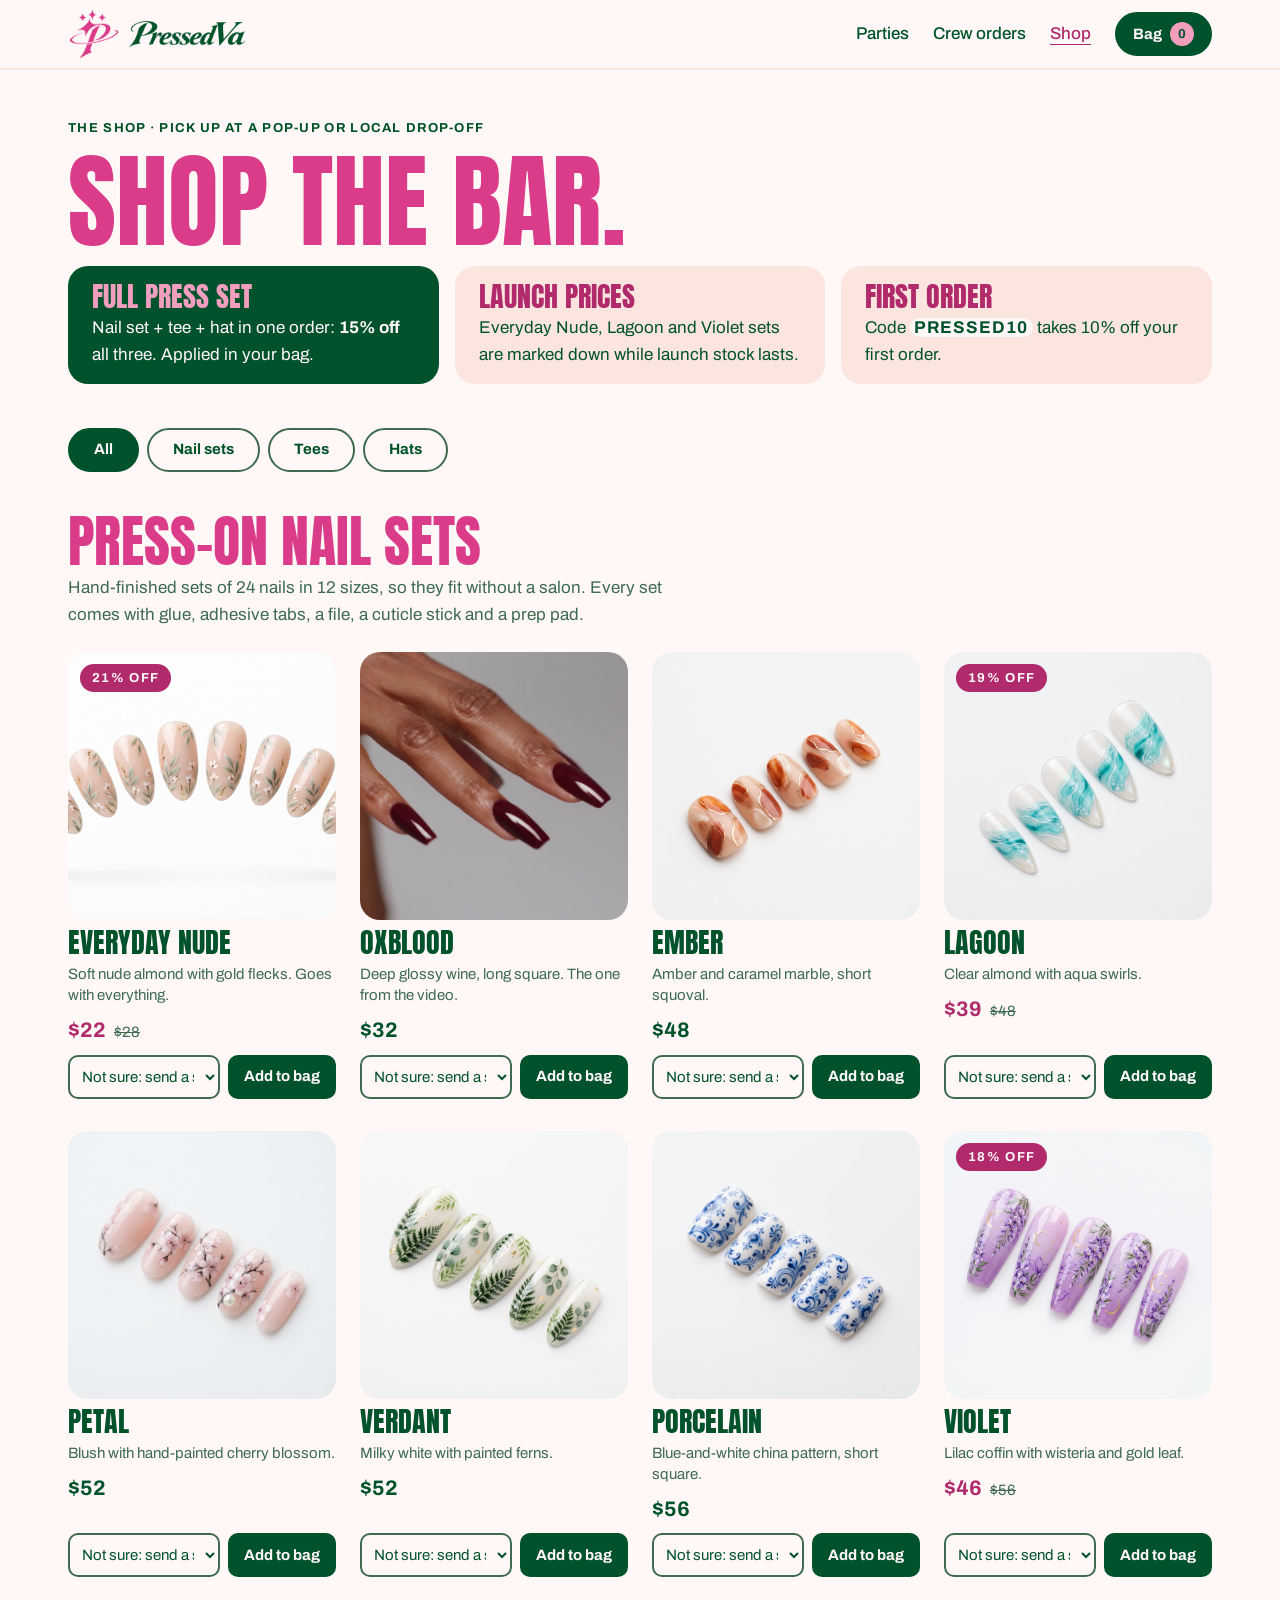
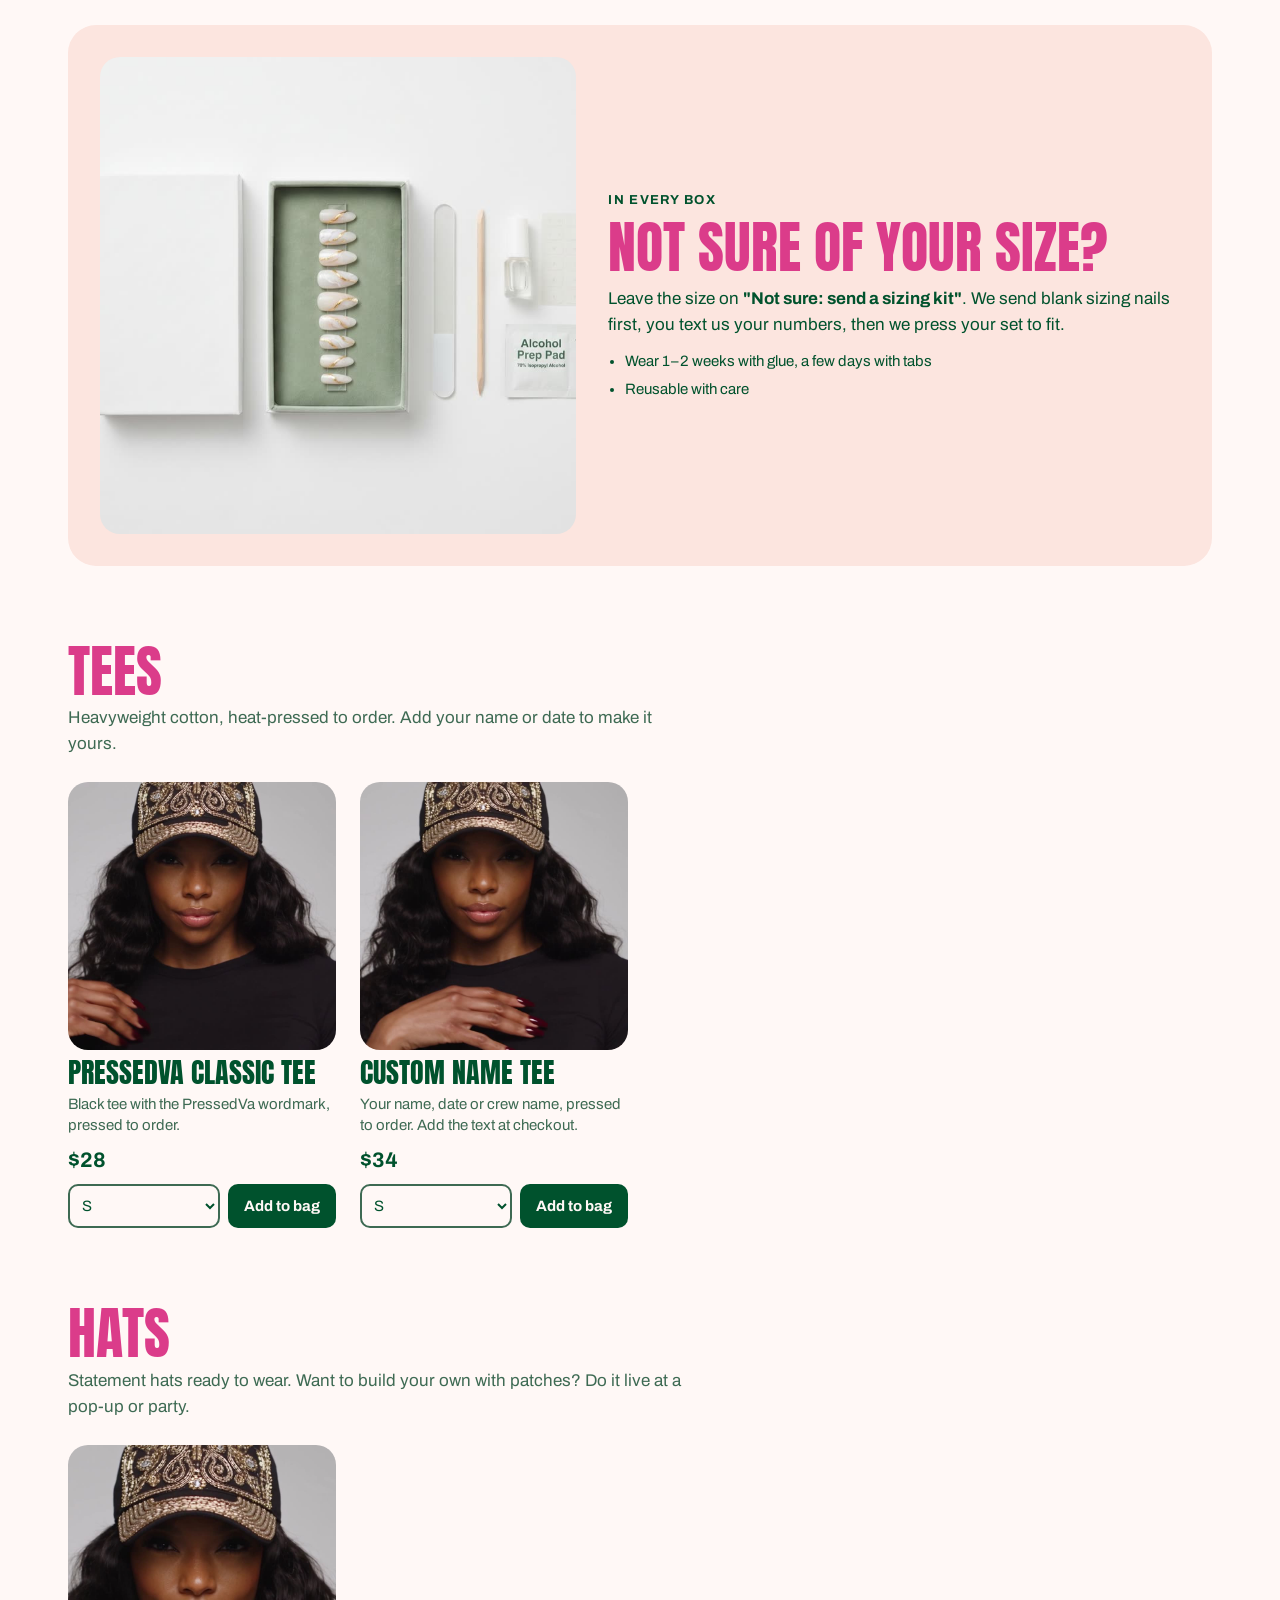
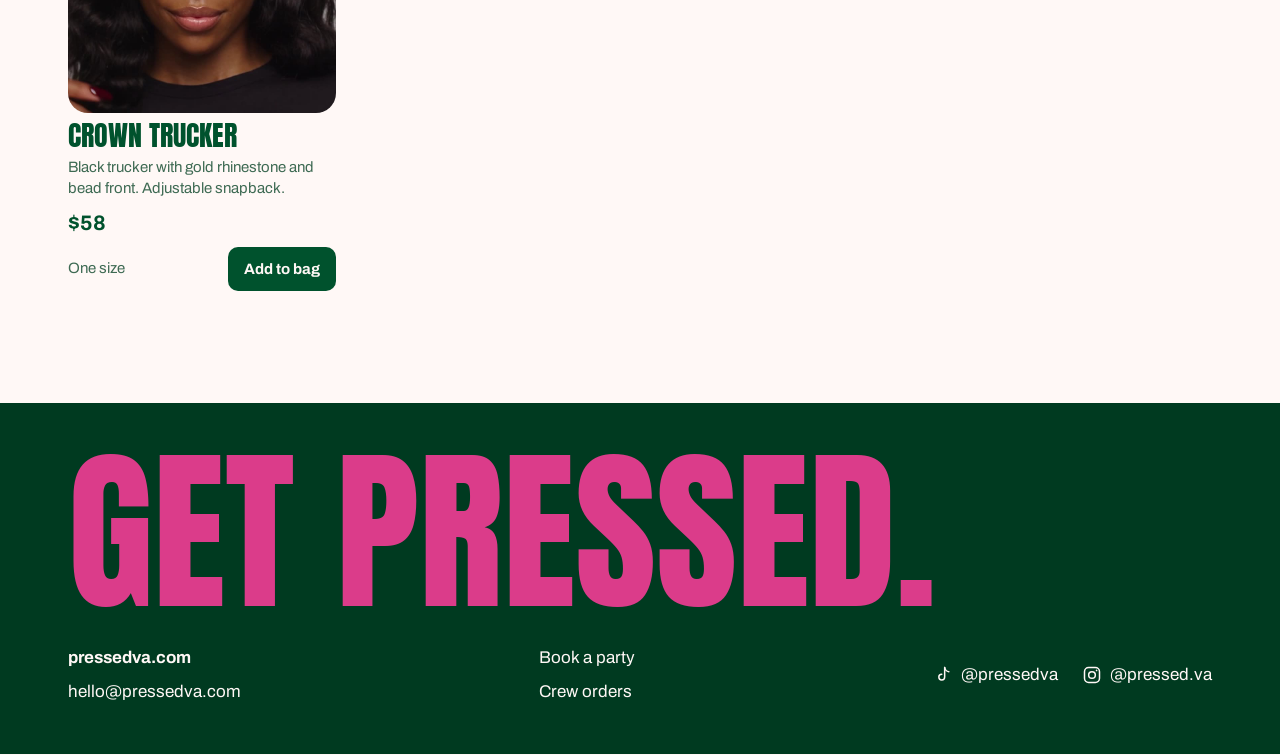
<file: shop.html>
<!doctype html>
<html lang="en">
<head>
<meta charset="utf-8">
<meta name="viewport" content="width=device-width, initial-scale=1, viewport-fit=cover">
<title>Shop — PressedVa</title>
<meta name="description" content="Press-on nail sets, custom tees and hats from PressedVa in Stafford and Fredericksburg, VA. Pick up at a pop-up or get local drop-off.">
<link rel="preconnect" href="https://fonts.googleapis.com">
<link rel="preconnect" href="https://fonts.gstatic.com" crossorigin>
<link rel="stylesheet" href="https://fonts.googleapis.com/css2?family=Anton&family=Archivo:wght@400;500;700&display=swap">
<link rel="stylesheet" href="design/tokens.css">
<link rel="icon" type="image/png" sizes="32x32" href="media/favicon-32.png">
<link rel="apple-touch-icon" href="media/apple-touch-icon.png">
<style>
*,*::before,*::after{box-sizing:border-box}
[hidden]{display:none!important}
html{-webkit-text-size-adjust:100%}
body{margin:0;background:var(--bg-base);color:var(--text-primary);font-family:var(--font-body);font-size:var(--text-base);line-height:var(--leading-body);overflow-x:hidden}
img{display:block;max-width:100%;height:auto}
a{color:inherit}
h1,h2,h3,p{margin:0}
.wrap{width:100%;max-width:var(--page-max);margin-inline:auto;padding-inline:var(--gutter)}
.eyebrow{font-size:var(--text-xs);font-weight:var(--weight-bold);letter-spacing:var(--tracking-caps);text-transform:uppercase}
.display{font-family:var(--font-display);font-weight:var(--weight-regular);text-transform:uppercase;line-height:var(--leading-display);text-wrap:balance}
.muted{color:var(--text-secondary)}
.small{font-size:var(--text-sm)}
.sr{position:absolute;width:1px;height:1px;overflow:hidden;clip:rect(0 0 0 0);white-space:nowrap}

.btn{display:inline-flex;align-items:center;justify-content:center;gap:var(--space-2);min-height:var(--touch-min);padding:var(--space-3) var(--space-6);border-radius:var(--radius-sm);border:var(--border-width) solid var(--action);background:var(--action);color:var(--action-text);font:var(--weight-bold) var(--text-base)/1 var(--font-body);text-decoration:none;cursor:pointer;transition:transform var(--duration-fast) var(--ease-out)}
.btn:hover{transform:translateY(-2px)}
.btn:active{transform:translateY(1px) scale(.98)}
.btn.pink{background:var(--berry);border-color:var(--berry);color:var(--chalk)}
.btn.ghost{background:transparent;color:var(--accent-text);border-color:var(--accent-text)}
.btn.block{width:100%}

/* Header */
.top{position:sticky;top:0;z-index:20;background:var(--bg-base);padding-top:env(safe-area-inset-top,0px);border-bottom:var(--border-width) solid var(--bg-raised)}
.top .wrap{display:flex;align-items:center;justify-content:space-between;gap:var(--space-4);min-height:4.25rem}
.mark{display:flex;align-items:center;text-decoration:none;padding-block:var(--space-1)}
.mark{gap:var(--space-2)}
.mark img{display:block;height:3.25rem;width:auto}
.mark img.word{height:1.75rem}
.mark,.nav .btn{flex:none;white-space:nowrap}
@media (max-width:400px){.mark img{height:2.5rem}.mark img.word{height:1.375rem}}
.nav{display:flex;align-items:center;gap:var(--space-6);font-weight:var(--weight-medium)}
.nav a{text-decoration:none;padding-block:var(--space-2)}
.nav a[aria-current]{color:var(--accent-text);text-decoration:underline;text-underline-offset:.3em}
.nav a:not(.btn):hover{color:var(--accent-text)}
@media (max-width:760px){.nav .hide-sm{display:none}}
@media (max-width:370px){.nav a[aria-current]{display:none}}
.bagbtn{position:relative;display:inline-flex;align-items:center;gap:var(--space-2);min-height:var(--touch-min);padding:var(--space-2) var(--space-4);border-radius:var(--radius-full);border:var(--border-width) solid var(--forest);background:var(--forest);color:var(--chalk);font:var(--weight-bold) var(--text-sm)/1 var(--font-body);cursor:pointer}
.bagcount{min-width:1.5rem;height:1.5rem;padding-inline:var(--space-1);border-radius:var(--radius-full);background:var(--bubble);color:var(--forest);display:grid;place-items:center;font-size:var(--text-xs)}

/* Shop head */
.shophead{padding-block:var(--space-12) var(--space-8);display:flex;flex-direction:column;gap:var(--space-4)}
.shophead h1{font-size:var(--text-3xl);color:var(--accent)}
.offers{display:grid;grid-template-columns:repeat(3,minmax(0,1fr));gap:var(--space-4)}
@media (max-width:900px){.offers{grid-template-columns:minmax(0,1fr)}}
.offer{display:flex;flex-direction:column;gap:var(--space-1);padding:var(--space-4) var(--space-6);border-radius:var(--radius-md);background:var(--bg-raised)}
.offer.dark{background:var(--bg-dark);color:var(--text-on-dark)}
.offer b{font-family:var(--font-display);font-weight:var(--weight-regular);text-transform:uppercase;font-size:var(--text-xl);line-height:1.05;color:var(--accent-text)}
.offer.dark b{color:var(--bubble)}
.code{font-weight:var(--weight-bold);letter-spacing:.06em;user-select:all;padding:0 var(--space-1);border-radius:var(--radius-sm);background:var(--chalk);color:var(--forest)}

/* Tabs */
.tabs{position:sticky;top:calc(4.25rem + env(safe-area-inset-top,0px));z-index:10;background:var(--bg-base);padding-block:var(--space-3);display:flex;gap:var(--space-2);overflow-x:auto;scrollbar-width:none}
.tab{flex:none;min-height:var(--touch-min);padding:var(--space-2) var(--space-6);border-radius:var(--radius-full);border:var(--border-width) solid var(--moss);background:transparent;color:var(--forest);font:var(--weight-bold) var(--text-sm)/1 var(--font-body);cursor:pointer}
.tab[aria-pressed="true"]{background:var(--forest);border-color:var(--forest);color:var(--chalk)}

/* Grid */
.group{padding-block:var(--space-8) var(--space-12)}
.group h2{font-size:var(--text-2xl);color:var(--accent);margin-bottom:var(--space-2)}
.group .intro{margin-bottom:var(--space-6);max-width:var(--content-max)}
.grid{display:grid;grid-template-columns:repeat(4,minmax(0,1fr));gap:var(--space-8) var(--space-6)}
@media (max-width:1100px){.grid{grid-template-columns:repeat(3,minmax(0,1fr))}}
@media (max-width:760px){.grid{grid-template-columns:repeat(2,minmax(0,1fr));gap:var(--space-6) var(--space-3)}}
.card{display:flex;flex-direction:column;gap:var(--space-2)}
.ph{position:relative;aspect-ratio:1/1;max-width:100%;border-radius:var(--radius-md);overflow:hidden;background:var(--bg-raised)}
.ph img{width:100%;height:100%;object-fit:cover;transition:transform var(--duration-slow) var(--ease-out)}
.card:hover .ph img{transform:scale(1.04)}
.badge{position:absolute;top:var(--space-3);left:var(--space-3);font-size:var(--text-xs);font-weight:var(--weight-bold);letter-spacing:var(--tracking-caps);text-transform:uppercase;background:var(--berry);color:var(--chalk);padding:var(--space-1) var(--space-3);border-radius:var(--radius-full)}
.card h3{font-family:var(--font-display);font-weight:var(--weight-regular);text-transform:uppercase;font-size:var(--text-xl);line-height:1}
.card .desc{font-size:var(--text-sm);color:var(--text-secondary);line-height:1.4}
.price{display:flex;align-items:baseline;gap:var(--space-2);font-variant-numeric:tabular-nums}
.price .now{font-weight:var(--weight-bold);font-size:var(--text-lg)}
.price.sale .now{color:var(--accent-text)}
.price s{color:var(--text-secondary);font-size:var(--text-sm)}
.opts{display:flex;gap:var(--space-2);align-items:center;margin-top:auto}
.opts select{flex:1;min-width:0;font:inherit;font-size:var(--text-sm);color:var(--text-primary);background:var(--bg-base);border:var(--border-width) solid var(--moss);border-radius:var(--radius-sm);padding:var(--space-2);min-height:var(--touch-min)}
.add{flex:none;min-height:var(--touch-min);padding:var(--space-2) var(--space-4);border-radius:var(--radius-sm);border:0;background:var(--forest);color:var(--chalk);font:var(--weight-bold) var(--text-sm)/1 var(--font-body);cursor:pointer}
.add.done{background:var(--berry)}
@media (max-width:420px){.opts{flex-direction:column;align-items:stretch}}

.box{display:grid;grid-template-columns:minmax(0,1fr) minmax(0,1.2fr);gap:var(--space-8);align-items:center;padding:var(--space-8);border-radius:var(--radius-lg);background:var(--bg-raised)}
@media (max-width:760px){.box{grid-template-columns:minmax(0,1fr);padding:var(--space-6)}}
.box img{border-radius:var(--radius-md)}
.box ul{margin:0;padding-left:1.1em;display:flex;flex-direction:column;gap:var(--space-1)}

/* Bag drawer */
.scrimbg{position:fixed;inset:0;z-index:40;background:var(--scrim-soft)}
.drawer{position:fixed;top:0;right:0;bottom:0;z-index:50;width:min(28rem,100%);background:var(--bg-base);box-shadow:var(--shadow-overlay);display:flex;flex-direction:column;padding-top:env(safe-area-inset-top,0px);padding-bottom:env(safe-area-inset-bottom,0px);transform:translateX(100%);transition:transform var(--duration-slow) var(--ease-out);visibility:hidden}
.drawer.open{transform:none;visibility:visible}
.dhead{display:flex;align-items:center;justify-content:space-between;padding:var(--space-4) var(--space-6);border-bottom:var(--border-width) solid var(--bg-raised)}
.dhead h2{font-family:var(--font-display);font-weight:var(--weight-regular);text-transform:uppercase;font-size:var(--text-xl)}
.x{width:var(--touch-min);height:var(--touch-min);border-radius:var(--radius-full);border:0;background:var(--bg-raised);color:var(--forest);cursor:pointer;display:grid;place-items:center}
.dbody{flex:1;overflow-y:auto;padding:var(--space-4) var(--space-6);display:flex;flex-direction:column;gap:var(--space-4)}
.line{display:grid;grid-template-columns:4rem minmax(0,1fr) auto;gap:var(--space-3);align-items:center}
.line img{width:4rem;height:4rem;object-fit:cover;border-radius:var(--radius-sm)}
.line .nm{font-weight:var(--weight-bold);line-height:1.2}
.line .meta{font-size:var(--text-sm);color:var(--text-secondary)}
.qty{display:flex;align-items:center;gap:var(--space-1)}
.qty button{width:2.25rem;height:2.25rem;border-radius:var(--radius-full);border:var(--border-width) solid var(--moss);background:transparent;color:var(--forest);font-weight:var(--weight-bold);cursor:pointer}
.qty span{min-width:1.5rem;text-align:center;font-variant-numeric:tabular-nums}
.empty{padding-block:var(--space-12);text-align:center;display:flex;flex-direction:column;gap:var(--space-4);align-items:center}
.dfoot{padding:var(--space-4) var(--space-6);border-top:var(--border-width) solid var(--bg-raised);display:flex;flex-direction:column;gap:var(--space-3)}
.sum{display:grid;grid-template-columns:1fr auto;gap:var(--space-1) var(--space-4);font-variant-numeric:tabular-nums;font-size:var(--text-sm)}
.sum .save{color:var(--accent-text);font-weight:var(--weight-bold)}
.sum .total{font-size:var(--text-lg);font-weight:var(--weight-bold);padding-top:var(--space-2);border-top:var(--border-width) solid var(--bg-raised)}
.coderow{display:flex;gap:var(--space-2)}
.coderow input{flex:1;min-width:0;font:inherit;text-transform:uppercase;border:var(--border-width) solid var(--moss);border-radius:var(--radius-sm);padding:var(--space-2) var(--space-3);min-height:var(--touch-min);background:var(--bg-base);color:var(--forest)}
.coderow button{min-height:var(--touch-min);padding:var(--space-2) var(--space-4);border-radius:var(--radius-sm);border:var(--border-width) solid var(--forest);background:transparent;color:var(--forest);font-weight:var(--weight-bold);cursor:pointer}
.msg{font-size:var(--text-sm);font-weight:var(--weight-medium)}
.msg.ok{color:var(--forest)}
.msg.err{color:var(--danger)}
.ful{display:flex;flex-direction:column;gap:var(--space-2)}
.ful label{display:flex;gap:var(--space-3);align-items:center;min-height:var(--touch-min);padding:var(--space-2) var(--space-3);border:var(--border-width) solid var(--bg-raised);border-radius:var(--radius-sm);cursor:pointer;font-size:var(--text-sm)}
.ful input{accent-color:var(--forest);width:1.1rem;height:1.1rem}
.ful label:has(input:checked){border-color:var(--forest)}
form.co{display:flex;flex-direction:column;gap:var(--space-3)}
form.co .f{display:flex;flex-direction:column;gap:var(--space-1)}
form.co label{font-size:var(--text-sm);font-weight:var(--weight-bold)}
form.co input,form.co textarea{font:inherit;border:var(--border-width) solid var(--moss);border-radius:var(--radius-sm);padding:var(--space-3);min-height:var(--touch-min);background:var(--bg-base);color:var(--forest);width:100%}
.done{display:flex;flex-direction:column;gap:var(--space-3);padding:var(--space-6);border-radius:var(--radius-md);background:var(--bg-raised)}
.done h3{font-family:var(--font-display);font-weight:var(--weight-regular);text-transform:uppercase;font-size:var(--text-xl);color:var(--accent-text)}

footer{background:var(--bg-deep);color:var(--text-on-dark);padding-block:var(--space-12) calc(var(--space-12) + env(safe-area-inset-bottom,0px));margin-top:var(--space-16)}
footer .cols{display:flex;flex-wrap:wrap;gap:var(--space-8);justify-content:space-between}
footer a{text-decoration:none}
footer .big{font-size:var(--text-footer);color:var(--accent);line-height:var(--leading-display);margin-bottom:var(--space-8)}
.social{display:flex;flex-wrap:wrap;gap:var(--space-1) var(--space-6)}
.social a{display:inline-flex;align-items:center;gap:var(--space-2);min-height:var(--touch-min);text-decoration:none}
.social a:hover span{text-decoration:underline}
.social svg{width:1.25rem;height:1.25rem;flex:none}
</style>
</head>
<body>

<header class="top">
  <div class="wrap">
    <a class="mark" href="index.html" aria-label="PressedVa home"><img src="media/mark.png" width="250" height="250" alt=""><img class="word" src="media/wordmark.png" width="348" height="82" alt=""></a>
    <nav class="nav" aria-label="Main">
      <a class="hide-sm" href="index.html#parties">Parties</a>
      <a class="hide-sm" href="index.html#crew">Crew orders</a>
      <a href="shop.html" aria-current="page">Shop</a>
      <button class="bagbtn" id="openBag" type="button" aria-haspopup="dialog" aria-controls="bag">
        Bag <span class="bagcount" id="bagCount">0</span>
      </button>
    </nav>
  </div>
</header>

<main>
  <section class="wrap shophead" aria-labelledby="shop-title">
    <p class="eyebrow">The shop · pick up at a pop-up or local drop-off</p>
    <h1 class="display" id="shop-title">Shop the bar.</h1>
    <div class="offers">
      <div class="offer dark"><b>Full Press set</b><span>Nail set + tee + hat in one order: <strong>15% off</strong> all three. Applied in your bag.</span></div>
      <div class="offer"><b>Launch prices</b><span>Everyday Nude, Lagoon and Violet sets are marked down while launch stock lasts.</span></div>
      <div class="offer"><b>First order</b><span>Code <span class="code">PRESSED10</span> takes 10% off your first order.</span></div>
    </div>
  </section>

  <div class="wrap">
    <div class="tabs" role="group" aria-label="Filter products">
      <button class="tab" type="button" data-f="all" aria-pressed="true">All</button>
      <button class="tab" type="button" data-f="nails" aria-pressed="false">Nail sets</button>
      <button class="tab" type="button" data-f="tees" aria-pressed="false">Tees</button>
      <button class="tab" type="button" data-f="hats" aria-pressed="false">Hats</button>
    </div>
  </div>

  <section class="wrap group" id="nails" data-cat="nails" aria-labelledby="nails-title">
    <h2 class="display" id="nails-title">Press-on nail sets</h2>
    <p class="intro muted">Hand-finished sets of 24 nails in 12 sizes, so they fit without a salon. Every set comes with glue, adhesive tabs, a file, a cuticle stick and a prep pad.</p>
    <div class="grid" data-grid="nails"></div>
    <div class="box" style="margin-top:var(--space-12)">
      <img src="media/shop/whats-in-the-box.jpg" alt="Open PressedVa nail kit: tray of nails, file, cuticle stick and prep pad" width="800" height="800" loading="lazy">
      <div style="display:flex;flex-direction:column;gap:var(--space-3)">
        <p class="eyebrow">In every box</p>
        <h3 class="display" style="font-size:var(--text-2xl);color:var(--accent)">Not sure of your size?</h3>
        <p>Leave the size on <strong>"Not sure: send a sizing kit"</strong>. We send blank sizing nails first, you text us your numbers, then we press your set to fit.</p>
        <ul class="small"><li>Wear 1–2 weeks with glue, a few days with tabs</li><li>Reusable with care</li></ul>
      </div>
    </div>
  </section>

  <section class="wrap group" id="tees" data-cat="tees" aria-labelledby="tees-title">
    <h2 class="display" id="tees-title">Tees</h2>
    <p class="intro muted">Heavyweight cotton, heat-pressed to order. Add your name or date to make it yours.</p>
    <div class="grid" data-grid="tees"></div>
  </section>

  <section class="wrap group" id="hats" data-cat="hats" aria-labelledby="hats-title">
    <h2 class="display" id="hats-title">Hats</h2>
    <p class="intro muted">Statement hats ready to wear. Want to build your own with patches? Do it live at a pop-up or party.</p>
    <div class="grid" data-grid="hats"></div>
  </section>
</main>

<footer>
  <div class="wrap">
    <p class="big display" aria-hidden="true">Get pressed.</p>
    <div class="cols">
      <div style="display:flex;flex-direction:column;gap:var(--space-2)"><b>pressedva.com</b><span>hello@pressedva.com</span></div>
      <div style="display:flex;flex-direction:column;gap:var(--space-2)"><a href="index.html#book">Book a party</a><a href="index.html#quote">Crew orders</a></div>
      <div class="social" aria-label="PressedVa on social"><a href="https://www.tiktok.com/@pressedva" target="_blank" rel="noopener" aria-label="TikTok @pressedva"><svg viewBox="0 0 24 24" aria-hidden="true" fill="none" stroke="currentColor" stroke-width="1.8" stroke-linecap="round" stroke-linejoin="round"><path d="M14 3v11.5a3.5 3.5 0 1 1-3.5-3.5"/><path d="M14 3c.4 2.6 2.4 4.6 5 5"/></svg><span>@pressedva</span></a><a href="https://www.instagram.com/pressed.va/" target="_blank" rel="noopener" aria-label="Instagram @pressed.va"><svg viewBox="0 0 24 24" aria-hidden="true" fill="none" stroke="currentColor" stroke-width="1.8"><rect x="3" y="3" width="18" height="18" rx="5"/><circle cx="12" cy="12" r="4"/><circle cx="17.5" cy="6.5" r="1" fill="currentColor" stroke="none"/></svg><span>@pressed.va</span></a></div>
    </div>
  </div>
</footer>

<div class="scrimbg" id="scrim" hidden></div>
<aside class="drawer" id="bag" role="dialog" aria-modal="true" aria-labelledby="bag-title" aria-hidden="true">
  <div class="dhead">
    <h2 id="bag-title">Your bag</h2>
    <button class="x" id="closeBag" type="button" aria-label="Close bag"><svg width="18" height="18" viewBox="0 0 24 24" fill="none" stroke="currentColor" stroke-width="2.4" stroke-linecap="round"><path d="M6 6l12 12M18 6 6 18"/></svg></button>
  </div>
  <div class="dbody" id="bagBody"></div>
  <div class="dfoot" id="bagFoot"></div>
</aside>
<p class="sr" id="live" aria-live="polite"></p>

<script>
/* Where order requests go once the site is live (same service as the booking form). Empty = on-screen only. */
var FORM_ENDPOINT = "https://api.web3forms.com/submit";
var FORM_KEY = "f25f604b-11e1-4165-a746-9d9a3ffec04a"; /* Web3Forms public access key: emails go to hello@pressedva.com */

/* Prices in cents. "was" = regular price when a set is marked down. Edit here, nowhere else. */
var PRODUCTS = [
  { id: "everyday-nude", cat: "nails", name: "Everyday Nude", desc: "Soft nude almond with gold flecks. Goes with everything.", price: 2200, was: 2800, img: "everyday-nude.jpg" },
  { id: "oxblood", cat: "nails", name: "Oxblood", desc: "Deep glossy wine, long square. The one from the video.", price: 3200, img: "oxblood.jpg" },
  { id: "ember", cat: "nails", name: "Ember", desc: "Amber and caramel marble, short squoval.", price: 4800, img: "ember.jpg" },
  { id: "lagoon", cat: "nails", name: "Lagoon", desc: "Clear almond with aqua swirls.", price: 3900, was: 4800, img: "lagoon.jpg" },
  { id: "petal", cat: "nails", name: "Petal", desc: "Blush with hand-painted cherry blossom.", price: 5200, img: "petal.jpg" },
  { id: "verdant", cat: "nails", name: "Verdant", desc: "Milky white with painted ferns.", price: 5200, img: "verdant.jpg" },
  { id: "porcelain", cat: "nails", name: "Porcelain", desc: "Blue-and-white china pattern, short square.", price: 5600, img: "porcelain.jpg" },
  { id: "violet", cat: "nails", name: "Violet", desc: "Lilac coffin with wisteria and gold leaf.", price: 4600, was: 5600, img: "violet.jpg" },
  { id: "classic-tee", cat: "tees", name: "PressedVa Classic Tee", desc: "Black tee with the PressedVa wordmark, pressed to order.", price: 2800, img: "classic-tee.jpg" },
  { id: "name-tee", cat: "tees", name: "Custom Name Tee", desc: "Your name, date or crew name, pressed to order. Add the text at checkout.", price: 3400, img: "name-tee.jpg" },
  { id: "crown-trucker", cat: "hats", name: "Crown Trucker", desc: "Black trucker with gold rhinestone and bead front. Adjustable snapback.", price: 5800, img: "crown-trucker.jpg" }
];
var SIZES = {
  nails: ["Not sure: send a sizing kit", "XS", "S", "M", "L"],
  tees: ["S", "M", "L", "XL", "2XL", "3XL"],
  hats: ["One size"]
};
var BUNDLE_RATE = 0.15;              /* Full Press: one nail set + tee + hat */
var CODES = { PRESSED10: 0.10 };     /* first-order code */
var DROPOFF_FEE = 500;               /* local drop-off, Stafford + Fredericksburg */

var live = document.getElementById('live');
function money(c){ return '$' + (c / 100).toFixed(c % 100 ? 2 : 0); }
function byId(id){ return PRODUCTS.filter(function(p){ return p.id === id; })[0]; }
function esc(s){ return String(s).replace(/[&<>"]/g, function(ch){ return {'&':'&amp;','<':'&lt;','>':'&gt;','"':'&quot;'}[ch]; }); }

/* ---------- Bag state (remembered on this device only) ---------- */
var state = { lines: [], code: '', ful: 'pickup' };
try { var saved = JSON.parse(localStorage.getItem('pressed-bag') || 'null'); if (saved && saved.lines) state = saved; } catch (e) {}
function save(){ try { localStorage.setItem('pressed-bag', JSON.stringify(state)); } catch (e) {} }

/* ---------- Render products ---------- */
['nails', 'tees', 'hats'].forEach(function(cat){
  var grid = document.querySelector('[data-grid="' + cat + '"]');
  grid.innerHTML = PRODUCTS.filter(function(p){ return p.cat === cat; }).map(function(p){
    var off = p.was ? Math.round((1 - p.price / p.was) * 100) : 0;
    var opts = SIZES[cat].map(function(s){ return '<option>' + esc(s) + '</option>'; }).join('');
    return '<article class="card">' +
      '<div class="ph">' + (off ? '<span class="badge">' + off + '% off</span>' : '') +
      '<img src="media/shop/' + p.img + '" alt="' + esc(p.name) + ' ' + (cat === 'nails' ? 'press-on nail set' : cat === 'tees' ? 'tee' : 'hat') + '" width="800" height="800" loading="lazy"></div>' +
      '<h3>' + esc(p.name) + '</h3>' +
      '<p class="desc">' + esc(p.desc) + '</p>' +
      '<p class="price' + (p.was ? ' sale' : '') + '"><span class="now">' + money(p.price) + '</span>' + (p.was ? '<s aria-label="was ' + money(p.was) + '">' + money(p.was) + '</s>' : '') + '</p>' +
      '<div class="opts">' + (SIZES[cat].length > 1 ? '<label class="sr" for="sz-' + p.id + '">Size for ' + esc(p.name) + '</label><select id="sz-' + p.id + '">' + opts + '</select>' : '<span class="small muted" style="flex:1">One size</span>') +
      '<button class="add" type="button" data-add="' + p.id + '">Add to bag</button></div>' +
    '</article>';
  }).join('');
});

document.addEventListener('click', function(e){
  var b = e.target.closest('[data-add]'); if (!b) return;
  var p = byId(b.getAttribute('data-add'));
  var sel = document.getElementById('sz-' + p.id);
  var size = sel ? sel.value : 'One size';
  var line = state.lines.filter(function(l){ return l.id === p.id && l.size === size; })[0];
  if (line) line.qty++; else state.lines.push({ id: p.id, size: size, qty: 1 });
  save(); renderBag();
  b.textContent = 'Added'; b.classList.add('done');
  setTimeout(function(){ b.textContent = 'Add to bag'; b.classList.remove('done'); }, 1400);
  live.textContent = p.name + ', ' + size + ', added to bag.';
});

/* ---------- Filters ---------- */
var tabs = [].slice.call(document.querySelectorAll('.tab'));
function filter(f){
  tabs.forEach(function(t){ t.setAttribute('aria-pressed', String(t.getAttribute('data-f') === f)); });
  document.querySelectorAll('[data-cat]').forEach(function(s){ s.hidden = !(f === 'all' || s.getAttribute('data-cat') === f); });
}
tabs.forEach(function(t){ t.addEventListener('click', function(){ filter(t.getAttribute('data-f')); }); });
var h = (location.hash || '').slice(1); if (['nails', 'tees', 'hats'].indexOf(h) > -1) filter(h);

/* ---------- Totals ---------- */
function totals(){
  var sub = 0, units = { nails: [], tees: [], hats: [] };
  state.lines.forEach(function(l){
    var p = byId(l.id); if (!p) return;
    sub += p.price * l.qty;
    for (var i = 0; i < l.qty; i++) units[p.cat].push(p.price);
  });
  Object.keys(units).forEach(function(k){ units[k].sort(function(a, b){ return a - b; }); });
  var sets = Math.min(units.nails.length, units.tees.length, units.hats.length), base = 0;
  for (var i = 0; i < sets; i++) base += units.nails[i] + units.tees[i] + units.hats[i];
  var bundle = Math.round(base * BUNDLE_RATE);
  var rate = CODES[state.code] || 0;
  var code = Math.round((sub - bundle) * rate);
  var fee = state.ful === 'dropoff' && sub > 0 ? DROPOFF_FEE : 0;
  var count = state.lines.reduce(function(n, l){ return n + l.qty; }, 0);
  var saleSave = state.lines.reduce(function(n, l){ var p = byId(l.id); return n + (p && p.was ? (p.was - p.price) * l.qty : 0); }, 0);
  return { sub: sub, sets: sets, bundle: bundle, code: code, fee: fee, total: sub - bundle - code + fee, count: count, saleSave: saleSave };
}

/* ---------- Bag drawer ---------- */
var bag = document.getElementById('bag'), scrim = document.getElementById('scrim');
var body = document.getElementById('bagBody'), foot = document.getElementById('bagFoot');
var lastFocus = null, view = 'bag';
function openBag(){ lastFocus = document.activeElement; view = 'bag'; renderBag(); scrim.hidden = false; bag.classList.add('open'); bag.setAttribute('aria-hidden', 'false'); document.getElementById('closeBag').focus(); }
function closeBag(){ bag.classList.remove('open'); bag.setAttribute('aria-hidden', 'true'); scrim.hidden = true; if (lastFocus) lastFocus.focus(); }
document.getElementById('openBag').addEventListener('click', openBag);
document.getElementById('closeBag').addEventListener('click', closeBag);
scrim.addEventListener('click', closeBag);
document.addEventListener('keydown', function(e){ if (e.key === 'Escape' && bag.classList.contains('open')) closeBag(); });

function renderBag(){
  var t = totals();
  document.getElementById('bagCount').textContent = t.count;
  if (view === 'done') return;
  if (!state.lines.length) {
    body.innerHTML = '<div class="empty"><p class="display" style="font-size:var(--text-xl)">Your bag is empty</p><p class="muted small">Start with a nail set. Add a tee and a hat to unlock 15% off the set.</p><button class="btn" type="button" data-close>Shop nail sets</button></div>';
    foot.innerHTML = ''; return;
  }
  if (view === 'checkout') return renderCheckout(t);
  body.innerHTML = state.lines.map(function(l, i){
    var p = byId(l.id); if (!p) return '';
    return '<div class="line"><img src="media/shop/' + p.img + '" alt="" width="64" height="64">' +
      '<div><div class="nm">' + esc(p.name) + '</div><div class="meta">' + esc(l.size) + ' · ' + money(p.price) + '</div></div>' +
      '<div class="qty"><button type="button" data-q="' + i + '" data-d="-1" aria-label="Remove one ' + esc(p.name) + '">−</button><span>' + l.qty + '</span><button type="button" data-q="' + i + '" data-d="1" aria-label="Add one ' + esc(p.name) + '">+</button></div></div>';
  }).join('') + (t.sets ? '' : '<p class="small muted">Add ' + missing() + ' to get 15% off a Full Press set.</p>');
  foot.innerHTML = summary(t) +
    '<div class="coderow"><label class="sr" for="codeIn">Discount code</label><input id="codeIn" placeholder="Discount code" value="' + esc(state.code) + '" autocomplete="off"><button type="button" id="applyCode">Apply</button></div>' +
    '<p class="msg" id="codeMsg" role="status"></p>' +
    '<div class="ful" role="radiogroup" aria-label="How you get it">' +
      '<label><input type="radio" name="ful" value="pickup"' + (state.ful === 'pickup' ? ' checked' : '') + '> Pick up at the next pop-up: free</label>' +
      '<label><input type="radio" name="ful" value="dropoff"' + (state.ful === 'dropoff' ? ' checked' : '') + '> Local drop-off, Stafford + Fredericksburg: ' + money(DROPOFF_FEE) + '</label></div>' +
    '<button class="btn pink block" type="button" id="toCheckout">Reserve my order · ' + money(t.total) + '</button>';
}
function missing(){
  var have = { nails: 0, tees: 0, hats: 0 };
  state.lines.forEach(function(l){ var p = byId(l.id); if (p) have[p.cat] += l.qty; });
  var need = []; if (!have.nails) need.push('a nail set'); if (!have.tees) need.push('a tee'); if (!have.hats) need.push('a hat');
  return need.join(' and ');
}
function summary(t){
  return '<div class="sum"><span>Subtotal</span><span>' + money(t.sub) + '</span>' +
    (t.saleSave ? '<span class="save">Launch prices (already in subtotal)</span><span class="save">' + money(t.saleSave) + ' saved</span>' : '') +
    (t.bundle ? '<span class="save">Full Press set' + (t.sets > 1 ? ' ×' + t.sets : '') + ' (15%)</span><span class="save">−' + money(t.bundle) + '</span>' : '') +
    (t.code ? '<span class="save">Code ' + esc(state.code) + ' (10%)</span><span class="save">−' + money(t.code) + '</span>' : '') +
    (t.fee ? '<span>Local drop-off</span><span>' + money(t.fee) + '</span>' : '') +
    '<span class="total">Total</span><span class="total">' + money(t.total) + '</span></div>';
}
function renderCheckout(t){
  body.innerHTML = '<button class="btn ghost" type="button" id="backToBag" style="align-self:flex-start">Back to bag</button>' +
    '<p class="small">Reserve now, pay when you get it: at the pop-up, or by a secure pay link we email for drop-off. We confirm every order from hello@pressedva.com within one day.</p>' +
    '<form class="co" id="coForm" novalidate>' +
      '<div class="f"><label for="co-name">Your name</label><input id="co-name" name="name" autocomplete="name" required></div>' +
      '<div class="f"><label for="co-email">Email</label><input id="co-email" name="email" type="email" autocomplete="email" required></div>' +
      '<div class="f"><label for="co-phone">Phone (for pickup texts)</label><input id="co-phone" name="phone" type="tel" autocomplete="tel"></div>' +
      (state.ful === 'dropoff' ? '<div class="f"><label for="co-addr">Drop-off address</label><input id="co-addr" name="address" autocomplete="street-address" required></div>' : '') +
      '<div class="f"><label for="co-notes">Name or text for custom tees, other notes</label><textarea id="co-notes" name="notes" rows="3"></textarea></div>' +
      '<p class="msg err" id="coErr" role="alert"></p>' +
    '</form>';
  foot.innerHTML = summary(t) + '<button class="btn pink block" type="submit" form="coForm" id="placeBtn">Reserve my order · ' + money(t.total) + '</button>';
}

body.addEventListener('click', function(e){
  var q = e.target.closest('[data-q]');
  if (q) {
    var l = state.lines[+q.getAttribute('data-q')]; l.qty += +q.getAttribute('data-d');
    if (l.qty < 1) state.lines.splice(+q.getAttribute('data-q'), 1);
    save(); renderBag(); return;
  }
  if (e.target.closest('[data-close]')) { closeBag(); filter('nails'); document.getElementById('nails').scrollIntoView(); return; }
  if (e.target.closest('#backToBag')) { view = 'bag'; renderBag(); }
});
foot.addEventListener('click', function(e){
  if (e.target.id === 'applyCode') {
    var v = document.getElementById('codeIn').value.trim().toUpperCase();
    var msg = document.getElementById('codeMsg');
    if (!v) { state.code = ''; save(); renderBag(); return; }
    if (CODES[v]) { state.code = v; save(); renderBag(); document.getElementById('codeMsg').className = 'msg ok'; document.getElementById('codeMsg').textContent = v + ' applied: 10% off.'; }
    else { msg.className = 'msg err'; msg.textContent = '"' + v + '" isn\'t a working code. Check the spelling, or try PRESSED10.'; }
  }
  if (e.target.id === 'toCheckout') { view = 'checkout'; renderBag(); var f = document.getElementById('co-name'); if (f) f.focus(); }
});
foot.addEventListener('change', function(e){ if (e.target.name === 'ful') { state.ful = e.target.value; save(); renderBag(); } });

document.addEventListener('submit', function(e){
  if (e.target.id !== 'coForm') return;
  e.preventDefault();
  var form = e.target, err = document.getElementById('coErr');
  var bad = [].slice.call(form.querySelectorAll('[required]')).filter(function(i){ return !i.checkValidity(); });
  if (bad.length) {
    err.textContent = bad[0].type === 'email' && bad[0].value ? 'Check the email address. It needs an @ and a domain, like name@gmail.com.' : 'Fill in ' + bad.map(function(i){ return document.querySelector('label[for="' + i.id + '"]').textContent; }).join(', ') + ' to reserve.';
    bad[0].focus(); return;
  }
  var t = totals();
  var lines = state.lines.map(function(l){ var p = byId(l.id); return l.qty + ' × ' + p.name + ' (' + l.size + ') ' + money(p.price * l.qty); });
  var fd = new FormData(form);
  fd.append('order', lines.join('\n'));
  fd.append('fulfillment', state.ful === 'dropoff' ? 'Local drop-off' : 'Pick up at pop-up');
  fd.append('discounts', [t.bundle ? 'Full Press −' + money(t.bundle) : '', t.code ? state.code + ' −' + money(t.code) : ''].filter(Boolean).join(', ') || 'none');
  fd.append('total', money(t.total));
  fd.append('access_key', FORM_KEY);
  fd.append('subject', 'Shop order from pressedva.com');
  fd.append('from_name', 'PressedVa website');
  var finish = function(){
    view = 'done';
    body.innerHTML = '<div class="done" tabindex="-1" id="doneBox"><h3>Order reserved</h3><p>' + lines.map(esc).join('<br>') + '</p><p><strong>Total ' + money(t.total) + '</strong></p><p class="small">We confirm from hello@pressedva.com within one day' + (state.ful === 'dropoff' ? ' with your pay link and drop-off time.' : ' with the next pop-up date.') + '</p></div>';
    foot.innerHTML = '<button class="btn block" type="button" id="keepShopping">Keep shopping</button>';
    state.lines = []; state.code = ''; save(); document.getElementById('bagCount').textContent = '0';
    document.getElementById('doneBox').focus(); live.textContent = 'Order reserved.';
  };
  if (!FORM_ENDPOINT) return finish();
  var btn = document.getElementById('placeBtn'); btn.disabled = true; btn.textContent = 'Sending…';
  fetch(FORM_ENDPOINT, { method: 'POST', body: fd, headers: { 'Accept': 'application/json' } })
    .then(function(r){ return r.json().then(function(j){ if (!r.ok || !j.success) throw new Error(j.message || r.status); finish(); }); })
    .catch(function(){ btn.disabled = false; btn.textContent = 'Reserve my order · ' + money(t.total); err.textContent = "That didn't send. Check your connection and try again, or email hello@pressedva.com."; });
});
foot.addEventListener('click', function(e){ if (e.target.id === 'keepShopping') { view = 'bag'; closeBag(); renderBag(); } });

renderBag();
</script>
</body>
</html>
</file>
<file: design/tokens.css>
/* =============================================================
   design/tokens.css
   The contract. Every visual value on pressedva.com resolves here.
   If a component needs a value that isn't in this file, the value
   gets added here first. It never gets inlined.

   PRODUCT:    PRESSED — Rappahannock Dreamer's Bar (pressedva.com)
   AUDIENCE:   Stafford/Fredericksburg parents planning a party, and
               coaches, schools and small businesses ordering crew gear.
   PAGE JOB:   Turn a visitor into a party booking or a crew quote.

   SIGNATURE:  The hero film: a looping shot from fresh press-on nails up to
               the hat and tee, captioned "Get pressed."

   RISK TAKEN: Lipstick magenta and forest green as the only two colors,
               on a warm chalk ground. No neutral grey anywhere.
   ============================================================= */

:root {
  /* --- Color: named for PRESSED's world ------------------------ */
  --chalk:    #fff8f6;  /* page ground, like a fresh white blank */
  --blush:    #fce5df;  /* soft wash, pills, quiet panels */
  --bubble:   #f29ebd;  /* faded echo type, accents on dark */
  --lipstick: #db3c8a;  /* the brand pink: display type only (large) */
  --berry:    #b02a6c;  /* pink that is safe for text and buttons */
  --forest:   #00522d;  /* body text, primary action */
  --pine:     #003a20;  /* deepest ground, footer */
  --moss:     #3e6a53;  /* secondary text on chalk */

  /* Semantic aliases: components reference these */
  --text-primary:   var(--forest);
  --text-secondary: var(--moss);
  --text-on-dark:   var(--chalk);
  --bg-base:        var(--chalk);
  --bg-raised:      var(--blush);
  --bg-dark:        var(--forest);
  --bg-deep:        var(--pine);
  --border-default: var(--bubble);
  --border-strong:  var(--forest);
  --action:         var(--forest);
  --action-text:    var(--chalk);
  --accent:         var(--lipstick);
  --accent-text:    var(--berry);

  --success: var(--forest);
  --danger:  #a3123f;

  /* Over video: scrim keeps captions readable, glass for controls */
  --scrim:      rgb(0 30 16 / 0.82);
  --scrim-soft: rgb(0 30 16 / 0.32);
  --glass:      rgb(0 30 16 / 0.35);

  /* --- Type ---------------------------------------------------- */
  --font-display: 'Anton', 'Oswald', 'Arial Narrow', Impact, sans-serif;
  --font-body:    'Archivo', 'Helvetica Neue', Arial, sans-serif;

  /* Marketing scale, ratio ~1.333 */
  --text-xs:   0.8125rem;
  --text-sm:   0.9375rem;
  --text-base: 1.0625rem;
  --text-lg:   1.3125rem;
  --text-xl:   1.75rem;
  --text-2xl:  clamp(2.25rem, 7vw, 3.5rem);
  --text-3xl:  clamp(3.25rem, 12vw, 6.5rem);
  --text-hero: clamp(5.5rem, 26vw, 17rem);
  --text-footer: clamp(3.5rem, 16vw, 11rem);
  --text-hero-video: clamp(4.25rem, 17vw, 7.5rem);

  --leading-display: 0.92;
  --leading-tight:   1.15;
  --leading-body:    1.55;

  --weight-regular: 400;
  --weight-medium:  500;
  --weight-bold:    700;

  --tracking-display: 0;
  --tracking-caps:    0.1em;

  /* --- Space --------------------------------------------------- */
  --space-1:  0.25rem;
  --space-2:  0.5rem;
  --space-3:  0.75rem;
  --space-4:  1rem;
  --space-6:  1.5rem;
  --space-8:  2rem;
  --space-12: 3rem;
  --space-16: 4rem;
  --space-24: 6rem;
  --gutter:   clamp(1rem, 4vw, 3rem);

  /* --- Form ---------------------------------------------------- */
  --radius-sm:   0.625rem;
  --radius-md:   1.25rem;
  --radius-lg:   1.75rem;
  --radius-full: 9999px;
  --border-width: 2px;
  --shadow-raised:  0 1.25rem 2.5rem -1.5rem rgb(0 58 32 / 0.35);
  --shadow-overlay: 0 2rem 4rem -1rem rgb(0 58 32 / 0.45);

  /* --- Motion -------------------------------------------------- */
  --duration-fast: 120ms;
  --duration-base: 200ms;
  --duration-slow: 400ms;
  --ease-out: cubic-bezier(0.16, 1, 0.3, 1);
  --ease-in-out: cubic-bezier(0.4, 0, 0.2, 1);

  /* --- Layout -------------------------------------------------- */
  --content-max: 62ch;
  --page-max: 1240px;
  --touch-min: 44px;
}

/* Quality floor. Not optional, not announced. */
*:focus-visible {
  outline: 3px solid var(--berry);
  outline-offset: 3px;
}

@media (prefers-reduced-motion: reduce) {
  *, *::before, *::after {
    animation-duration: 0.01ms !important;
    animation-iteration-count: 1 !important;
    transition-duration: 0.01ms !important;
    scroll-behavior: auto !important;
  }
}

/* Single deliberate light look (brand). No dark mode by design:
   the chalk/pink/green palette IS the brand, like a printed tag. */
</file>
